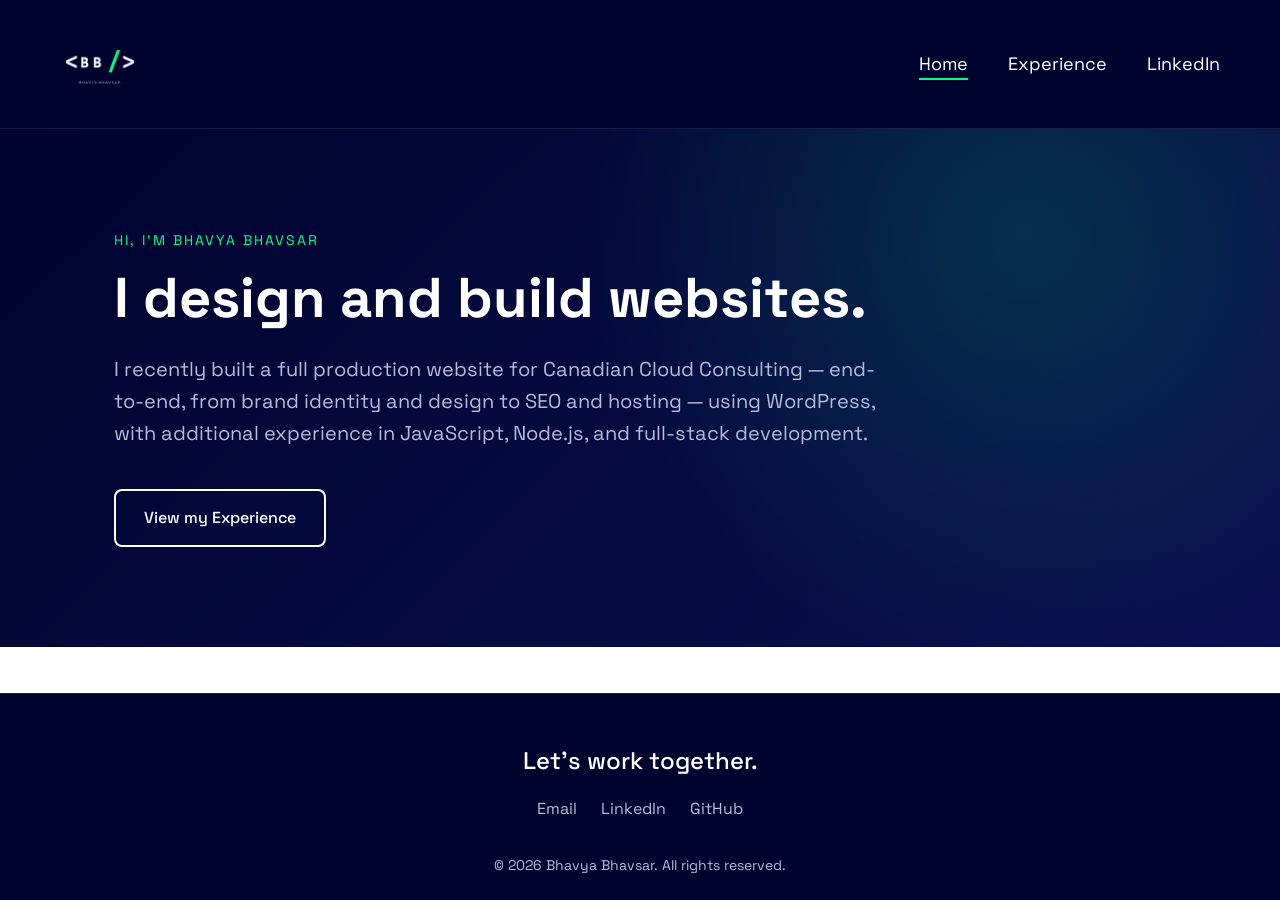
<file: index.html>
<!DOCTYPE html>
<html lang="en">
<head>
    <meta charset="UTF-8">
    <meta name="viewport" content="width=device-width, initial-scale=1.0">
    <meta name="description" content="Bhavya Bhavsar - Full-stack developer located in Kingston, ON" >
    <link rel="stylesheet" href="css/style.css">
    <link href="https://fonts.googleapis.com/css2?family=Space+Grotesk:wght@400;500;600&display=swap" rel="stylesheet">
    <title>Bhavya Bhavsar | Portfolio</title>
</head>
<body>
    <nav class="navbar">
                <img src="images/logo.png" alt="BB_logo" class="profile-pic">
        <ul>
            <li><a href="index.html" class="active">Home</a></li>
            <!-- <li><a href="#projects">Projects</a></li> -->
            <li><a href="html/experience.html">Experience</a></li>
            <!-- <li><a href="html/contact.html">Contact</a></li> -->
            <li><a href="https://www.linkedin.com/in/bhavya-bhavsar-54a0a0214/" target="_blank">LinkedIn</a></li>
        </ul>
    </nav>

    <section class="main">
        <section class="hero">
            <div class="container">
                    <!-- <img src="images/profile.jpg" alt="Bhavya Bhavsar" class="profile-pic"> -->
                <p class="eyebrow">  Hi, I'm Bhavya Bhavsar</p>
                <h1>I design and build websites.</h1>
                <p class="lead">
                    I recently built a full production website for
                    Canadian Cloud Consulting — end-to-end,
                    from brand identity and design to SEO and hosting — using
                    WordPress, with additional experience in
                    JavaScript, Node.js, and full-stack development.
                </p>
                <div class="hero-buttons">

                    <a href="html/experience.html" class="btn btn-secondary"> View my Experience</a>
                </div>
        </div>
    </section>
</section>

<footer class="footer">
    <div class="container">
        <p class="footer-cta">Let's work together.</p>
        <div class="footer-links">
            <a href="mailto:BHAVYA.C.BHAVSAR@GMAIL.COM">Email</a>
            <a href="https://www.linkedin.com/in/bhavya-bhavsar-54a0a0214/" target="_blank">LinkedIn</a>
            <a href="https://github.com/bhavya1702" target="_blank">GitHub</a>
        </div>
        <p class="copyright">&copy; 2026 Bhavya Bhavsar. All rights reserved.</p>
    </div>
</footer>
</body>
</html>
</file>
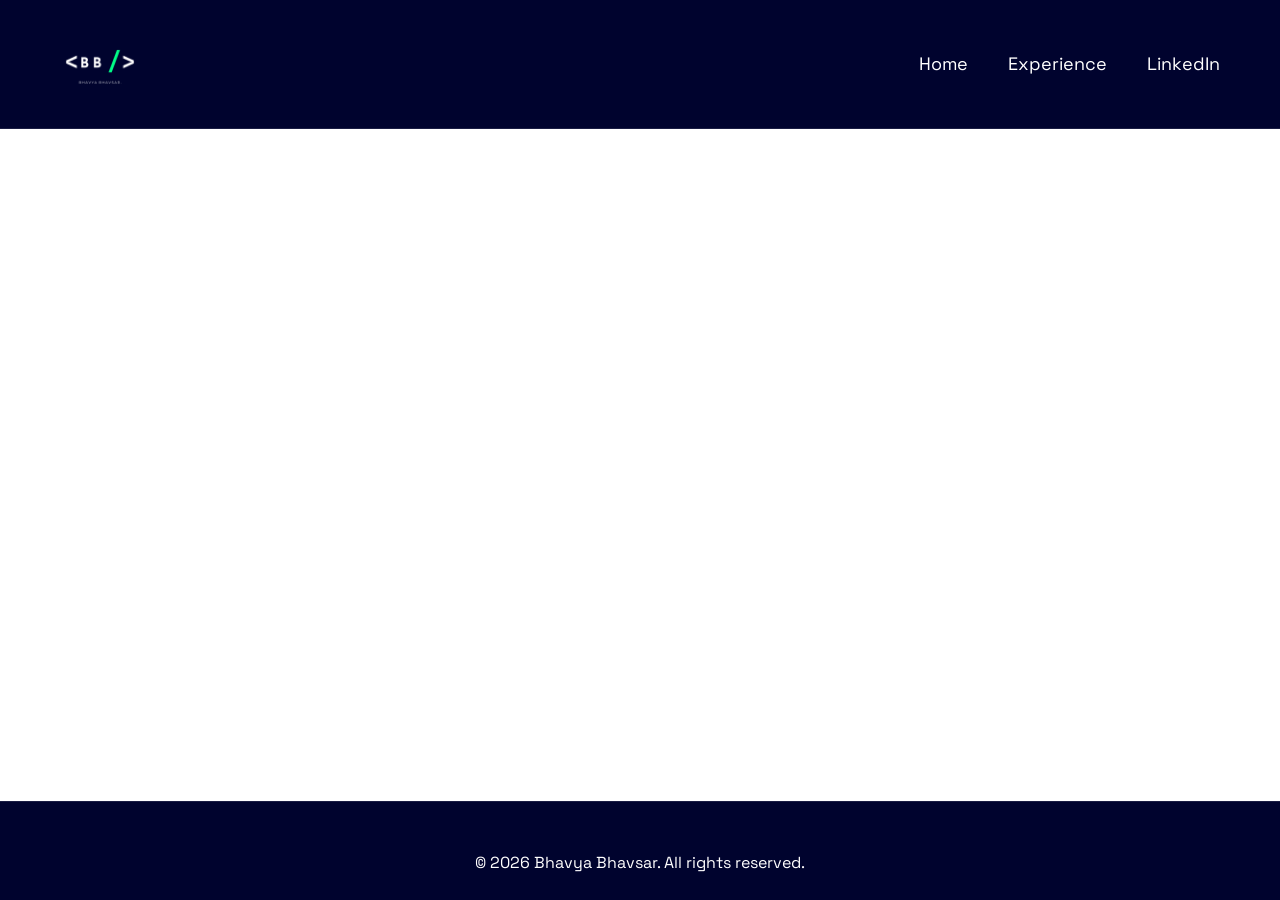
<file: html/contact.html>
<!DOCTYPE html>
<html lang="en">
<head>
    <meta charset="UTF-8">
    <meta name="viewport" content="width=device-width, initial-scale=1.0">
    <meta name="description" content="Bhavya Bhavsar - Full-stack developer located in Kingston, ON" >
    <link rel="stylesheet" href="../css/style.css">
    <link href="https://fonts.googleapis.com/css2?family=Space+Grotesk:wght@400;500;600&display=swap" rel="stylesheet">
    <title>Bhavya Bhavsar | Portfolio</title>
</head>
<body>

    <nav class="navbar">
                <img src="../images/logo.png" alt="logo" class="profile-pic">
        <ul>
            <li><a href="index.html">Home</a></li>
            <!-- <li><a href="#projects">Projects</a></li> -->
            <li><a href="html/experience.html">Experience</a></li>
            <!-- <li><a href="contact.html" class="active">Project</a></li> -->
            <li><a href="https://www.linkedin.com/in/bhavya-bhavsar-54a0a0214/" target="_blank">LinkedIn</a></li>
        </ul>
    </nav>

    <section class="main">


    </section>

<footer class="footer">
    <p>&copy; 2026 Bhavya Bhavsar. All rights reserved.</p>
</footer>
</body>
</html>
</file>
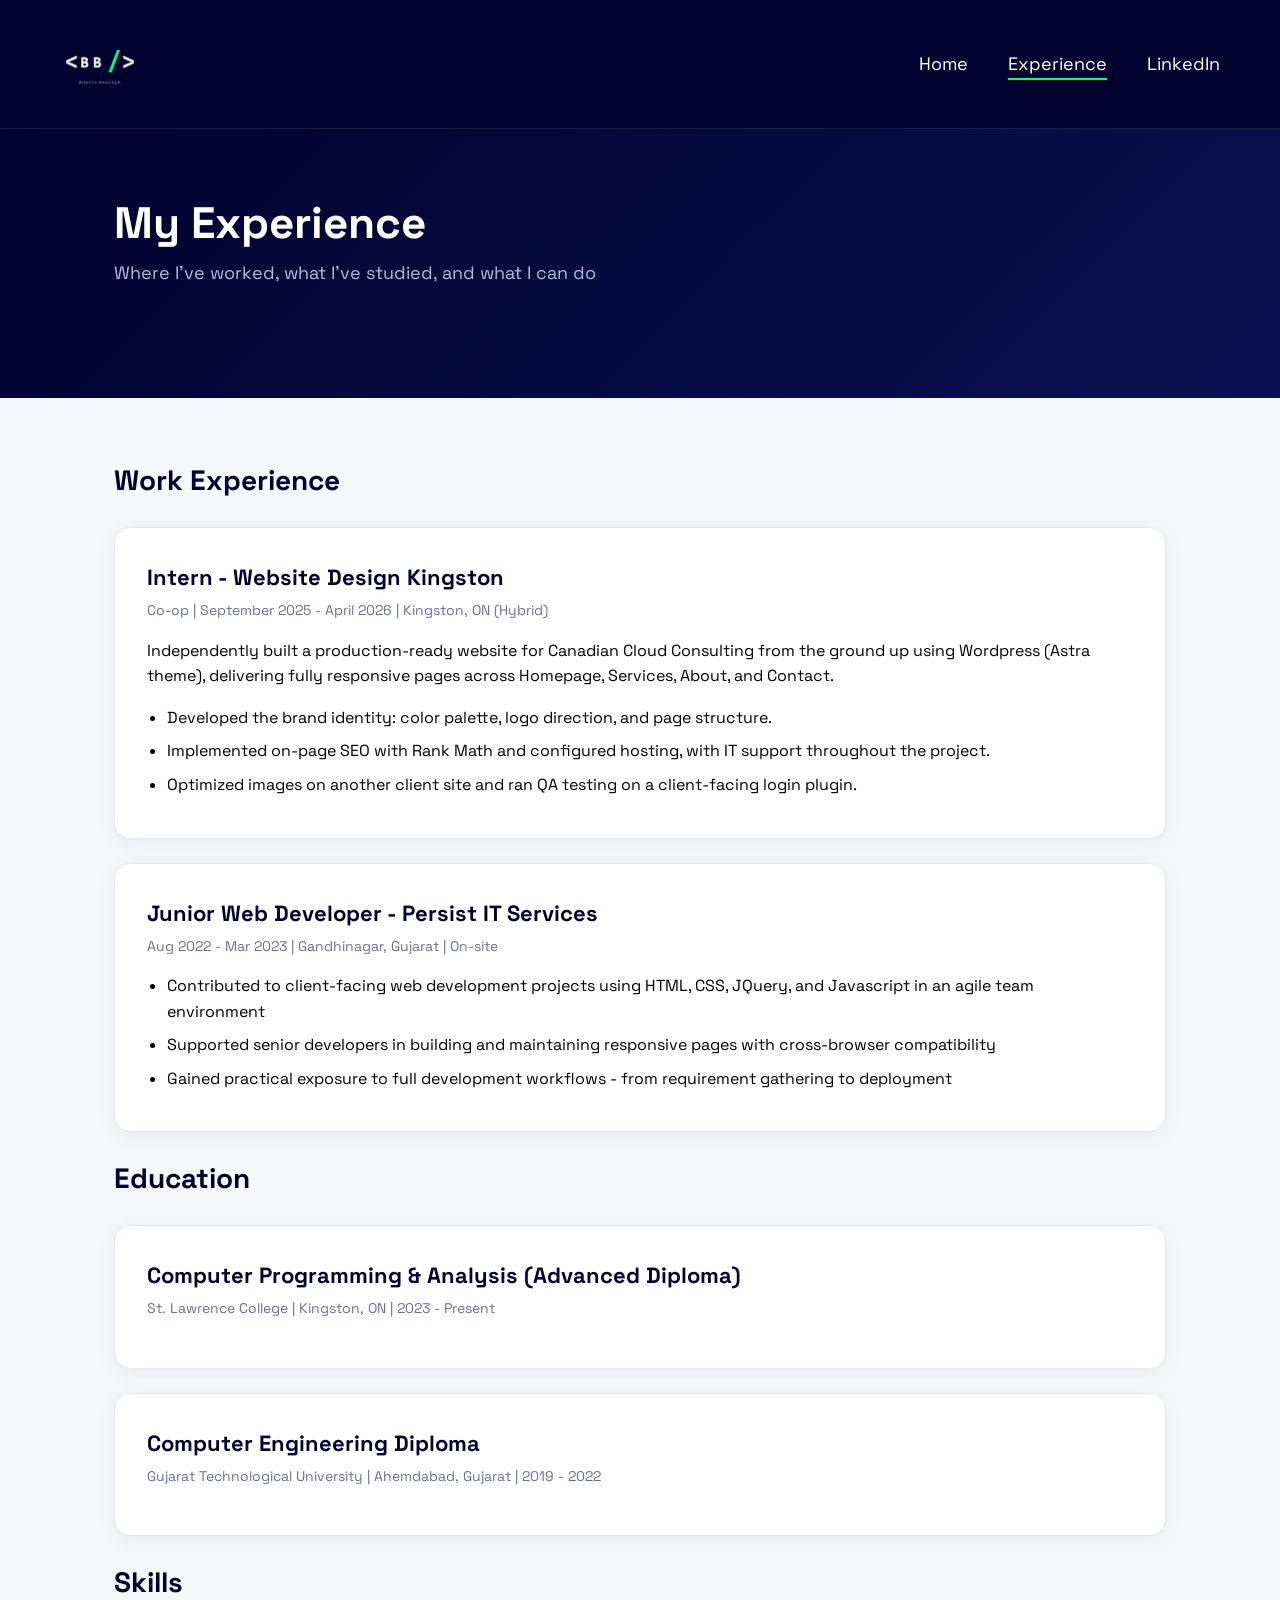
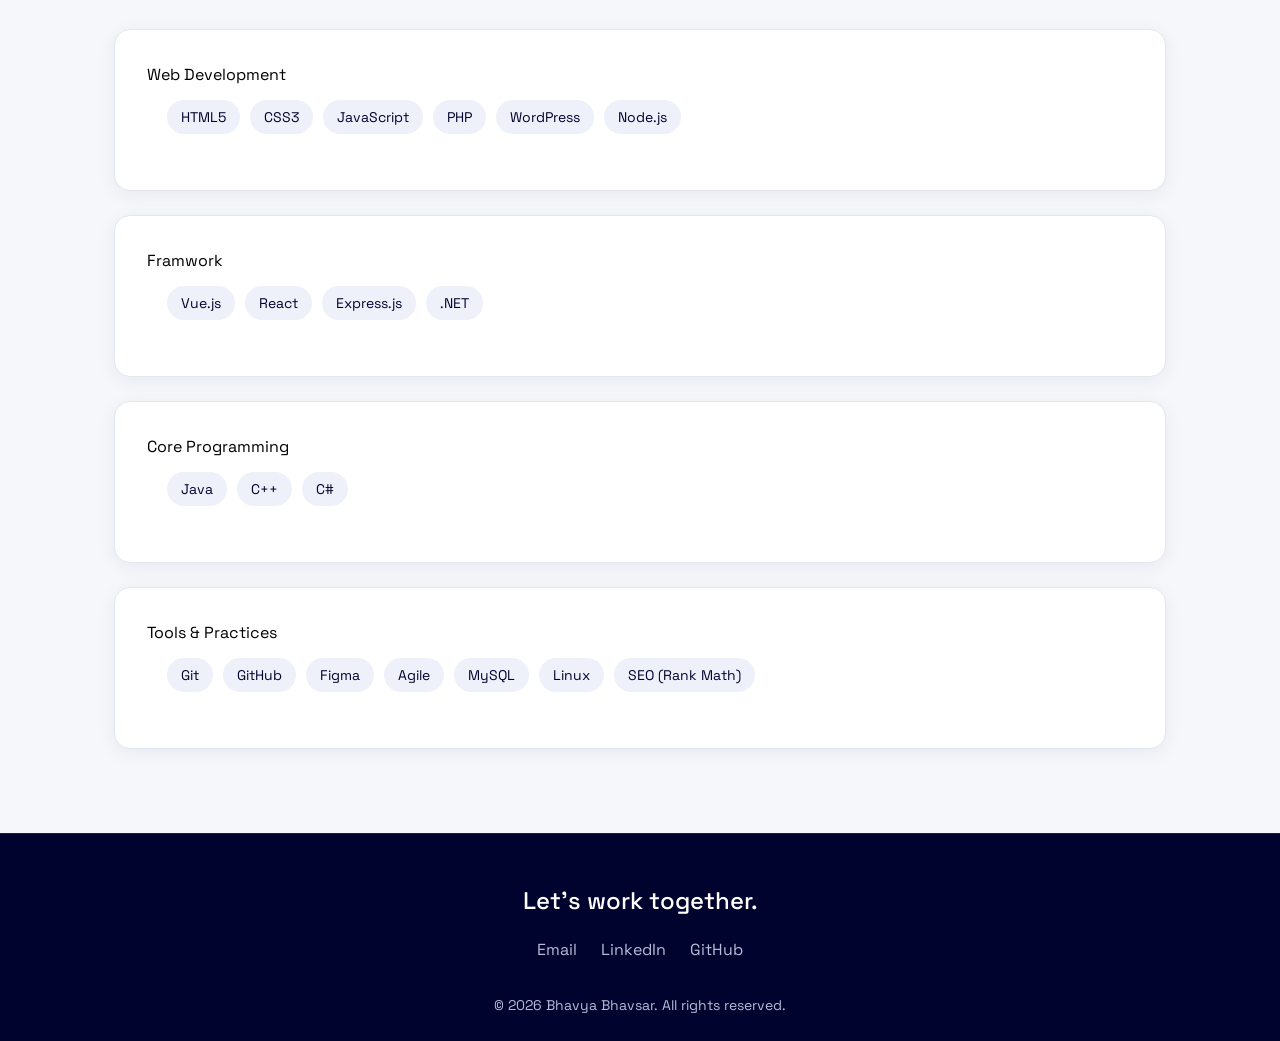
<file: html/experience.html>
<!DOCTYPE html>
<html lang="en">
<head>
    <meta charset="UTF-8">
    <meta name="viewport" content="width=device-width, initial-scale=1.0">
    <meta name="description" content="Bhavya Bhavsar - Full-stack developer located in Kingston, ON" >
    <link rel="stylesheet" href="../css/style.css">
    <link href="https://fonts.googleapis.com/css2?family=Space+Grotesk:wght@400;500;600&display=swap" rel="stylesheet">
    <title>Bhavya Bhavsar | Portfolio</title>
</head>
<body>

    <nav class="navbar">
                <img src="../images/logo.png" alt="BB_ logo" class="profile-pic">
        <ul>
            <li><a href="../index.html">Home</a></li>
            <!-- <li><a href="#projects">Projects</a></li> -->
            <li><a href="experience.html" class="active">Experience</a></li>
            <!-- <li><a href="contact.html">Contact</a></li> -->
            <li><a href="https://www.linkedin.com/in/bhavya-bhavsar-54a0a0214/" target="_blank">LinkedIn</a></li>
        </ul>
    </nav>

    <section class="main">
        <section class="page-header">
            <div class="container">
                <h1>My Experience</h1>
                <p class="lead">Where I've worked, what I've studied, and what I can do</p>
            </div>
        </section>

        <section class="experience">
            <div class="container">
                <h2>Work Experience</h2>

                <article class="card">
                    <h3>Intern - Website Design Kingston</h3>
                        <p class="meta">Co-op | September 2025 - April 2026 | Kingston, ON (Hybrid)</p>
                        <p class="description">
                            Independently built a production-ready website for Canadian Cloud Consulting from the ground up using Wordpress (Astra theme), delivering fully responsive pages across Homepage, Services, About, and Contact.
                        </p>
                    <ul>
                        <li>Developed the brand identity: color palette, logo direction, and page structure.</li>
                        <li>Implemented on-page SEO with Rank Math and configured hosting, with IT support throughout the project.</li>
                        <li>Optimized images on another client site and ran QA testing on a client-facing login plugin.</li>
                    </ul>
                </article>
                <article class="card">
                    <h3>
                        Junior Web Developer - Persist IT Services
                    </h3>

                    <p class="meta">Aug 2022 - Mar 2023 | Gandhinagar, Gujarat | On-site</p>
                    <ul>
                        <li>Contributed to client-facing web development projects using HTML, CSS, JQuery, and Javascript in an agile team environment</li>
                        <li>Supported senior developers in building and maintaining responsive pages with cross-browser compatibility</li>
                        <li>Gained practical exposure to full development workflows - from requirement gathering to deployment</li>
                    </ul>
                </article>
                <h2>Education</h2>
                <article class="card">
                    <h3>Computer Programming &amp; Analysis (Advanced Diploma)</h3>
                    <p class="meta">St. Lawrence College | Kingston, ON | 2023 - Present</p>
                </article>
                <article class="card">
                    <h3>Computer Engineering Diploma</h3>
                    <p class="meta">Gujarat Technological University | Ahemdabad, Gujarat | 2019 - 2022</p>
                </article>
                <h2>Skills</h2>
                <article class="card">Web Development
                    <ul class="tags">
                        <li>HTML5</li>
                        <li>CSS3</li>
                        <li>JavaScript</li>
                        <li>PHP</li>
                        <li>WordPress</li>
                        <li>Node.js</li>
                    </ul>
                </article>
                <article class="card">Framwork
                    <ul class="tags">
                        <li>Vue.js</li>
                        <li>React</li>
                        <li>Express.js</li>
                        <li>.NET</li>
                    </ul>
                </article>
                <article class="card">Core Programming
                    <ul class="tags">
                        <li>Java</li>
                        <li>C++</li>
                        <li>C#</li>
                    </ul>
                </article>
                <article class="card">Tools &amp; Practices
                    <ul class="tags">
                        <li>Git</li>
                        <li>GitHub</li>
                        <li>Figma</li>
                        <li>Agile</li>
                        <li>MySQL</li>
                        <li>Linux</li>
                        <li>SEO (Rank Math)</li>
                    </ul>
                </article>
            </div>
        </section>
    </section>
    </body>

<footer class="footer">
    <div class="container">
        <p class="footer-cta">Let's work together.</p>
        <div class="footer-links">
            <a href="mailto:BHAVYA.C.BHAVSAR@GMAIL.COM">Email</a>
            <a href="https://www.linkedin.com/in/bhavya-bhavsar-54a0a0214/" target="_blank">LinkedIn</a>
            <a href="https://github.com/bhavya1702" target="_blank">GitHub</a>
        </div>
        <p class="copyright">&copy; 2026 Bhavya Bhavsar. All rights reserved.</p>
    </div>
</footer>
</html>
</file>
<file: css/style.css>
/* CSS Variables */
:root{
    --navy: #00032e;
    --green:#00ff88;
    --white:#ffffff;
    --navy-light:#0a1050;
    --text-muted:#b8bcd9;
}
/* Global Styles */
*{
    margin: 0;
    padding: 0;
    box-sizing: border-box;
}
/* Navbar Styles */
.navbar {
     background-color: var(--navy);
    display: flex;
    align-items: center;
    justify-content: space-between;
    padding: 4px 40px;
    font-family: 'Space Grotesk', sans-serif;
    border-bottom:1px solid rgba(255,255,255,0.1);
}
/* Logo Styles */
.profile-pic {
    height: 120px;
    border-radius: 50%;
    object-fit: cover;
}

/* Navigation Styles */
.navbar ul{
    list-style-type: none;
    display: flex;
    justify-content: flex-end;
    align-items: center;
}
/* Navigation Link Styles */
.navbar li {
    display: inline;
    padding: 14px 20px;
}
/* Navigation Link Hover Styles */
.navbar li a {
    color: var(--white);
    text-decoration: none;
    font-size: 18px;
    transition: color 0.3s ease;
    position: relative;
}
/* Navigation Link Hover Underline Styles */
.navbar li a::after{
    content: "";
    position:absolute;
    left:0;
    bottom: -5px;
    width:0%;
    height: 2px;
    background-color: var(--green);
    transition: width 0.3s ease;

}
/* Navigation Link Hover Styles */
.navbar li a:hover::after, .navbar ul li a.active::after{
    width: 100%;
}
/* ul li a.active {
    color: #00ff88;
} */
 /* Main Styles */
body{
    font-family: 'Space Grotesk', sans-serif;
    font-size: 16px;
    line-height: 1.6;
    display: flex;
    flex-direction: column;
    min-height: 100vh;
 }
 /* Main Content Styles */
 .main{

    flex:1;
 }
 /* Container Styles */
 .container{
    max-width: 1100px;
    margin: 0 auto;
    padding: 0 24px;
 }
/* Hero Section Styles */
 .hero{
    background: radial-gradient(circle at 80% 20%, rgba(0, 255, 136, 0.15), transparent 40%),linear-gradient(135deg, var(--navy) 0%, var(--navy-light) 100%);
    color: var(--white);
    padding: 100px 0;
 }
 /* Hero Text Styles */
 .eyebrow{
    color: var(--green);
    text-transform:uppercase;
    letter-spacing: 2px;
    font-size:14px;
    margin-bottom:16px;
 }
 /* Hero Heading Styles */
 .hero h1{
    font-size:56px;
    line-height:1.1;
    max-width:14em;
    margin-bottom:24px;
 }
 /* Hero Lead Text Styles */
 .lead{
    font-size: 20px;
    color:var(--text-muted);
    max-width: 60ch;
    margin-bottom: 40px;
 }
 /* Hero Button Styles */
 .hero-buttons{
    display:flex;
    gap:16px;
    flex-wrap:wrap;
 }

@keyframes fadeUp{
    from{opacity:0; transform:translateY(24px);}
    to{opacity:1; transform:translateY(0);}
}
.eyebrow, .hero h1, .lead, .hero-buttons{
    opacity:0;
    animation: fadeUp 0.8s ease forwards;
}
.eyebrow{
    animation-delay:0.1s;
}
.hero h1{
    animation-delay:0.25s;
}
.lead{
    animation-delay:0.4s;
}
.hero-buttons{
    animation-delay:0.55s;
}

@media (prefers-reduced-motion: reduce){
    .eyebrow, .hero h1, .lead, .hero-buttons{
        animation:none;
        opacity:1;
    }
}
 /* Button Styles */

.btn{
    display:inline-block;
    padding: 14px 28px;
    border-radius:8px;
    text-decoration:none;
    font-weight:500;
    transition: transform 0.3s ease, background 0.3s ease, color 0.3s ease, box-shadow 0.3s ease;
}
 /* Button Hover Styles */
.btn:hover{
    transform: translateY(-2px);
}
/* Secondary Button Styles */
.btn-secondary{
    background-color: transparent;
    color: var(--white);
    border: 2px solid var(--white);
}
/* Secondary Button Hover Styles */
.btn-secondary:hover{
        background-color: var(--white);
        color: var(--navy);
}
/* Page Header Styles */
.page-header{
    background:linear-gradient(135deg, var(--navy) 0%, var(--navy-light) 100%);
    color:var(--white);
    padding:70px 0;
}
.page-header h1{
    font-size: 44px;
    line-height:1.1;
    margin-bottom:12px;
}
.page-header p{
    font-size:18px;
    color:var(--text-muted);
}
/* Experience Section Styles */
.experience{
    background:#f5f7fb;
    padding: 60px 0;
}
.experience h2{
    font-size:28px;
    color:var(--navy);
    margin-bottom:24px;
}
/* Card Styles */
.card{
    background: var(--white);
    border: 1px solid #e3e6f0;
    border-radius: 16px;
    padding:32px;
    margin-bottom:24px;
    box-shadow:0 4px 20px rgba(0,3,46,0.06);
}
.card h3{
    font-size: 22px;
    color: var(--navy);
    margin-bottom: 4px;
}
.meta{
    font-size:14px;
    color:#6b7094;
    margin-bottom:16px;
}
.description{
    margin-bottom:16px;

}
.card ul{
    padding-left:20px;
}
.card li{
    margin-bottom:8px;
}
.card:hover{
    transform: translateY(-6px);
    box-shadow: 0 12px 32px rgba(0,3,46,0.12);
}

.tags{
    list-style:none;
    padding:0;
    display:flex;
    flex-wrap:wrap;
    gap:10px;
    margin:12px 0 24px;
}

.tags li{
    background: #eef0fa;
    color: var(--navy);
    padding: 6px 14px;
    border-radius:999px;
    font-size:14px;
    margin-bottom:0;
    transition:background 0.3s ease, color 0.3s ease;
}

.tags li:hover{
    background: var(--navy);
    color: var(--green);
}

/* Footer Styles */
.footer {
    background-color: var(--navy);
    color: var(--white);
    text-align: center;
    padding: 48px 0 24px;
    border-top: 1px solid rgba(255, 255, 255, 0.1);
}

.footer-cta {
    font-size: 24px;
    font-weight: 500;
    margin-bottom: 16px;
}

.footer-links {
    display: flex;
    justify-content: center;
    gap: 24px;
    margin-bottom: 32px;
    flex-wrap: wrap;
}

.footer-links a {
    color: var(--text-muted);
    text-decoration: none;
    transition: color 0.3s ease;
}

.footer-links a:hover {
    color: var(--green);
}

.copyright {
    font-size: 14px;
    color: var(--text-muted);
}
@media (max-width: 768px) {
.navbar{padding: 8px 16px;}
.profile-pic{height: 64px;}
.navbar li{padding:8px 10px;}
.navbar li a{font-size:16px;}
.hero h1{font-size:36px;}
.page-header h1{font-size:32px;}
.hero{padding:60px 0;}
.card{padding:24px;}

}
</file>
